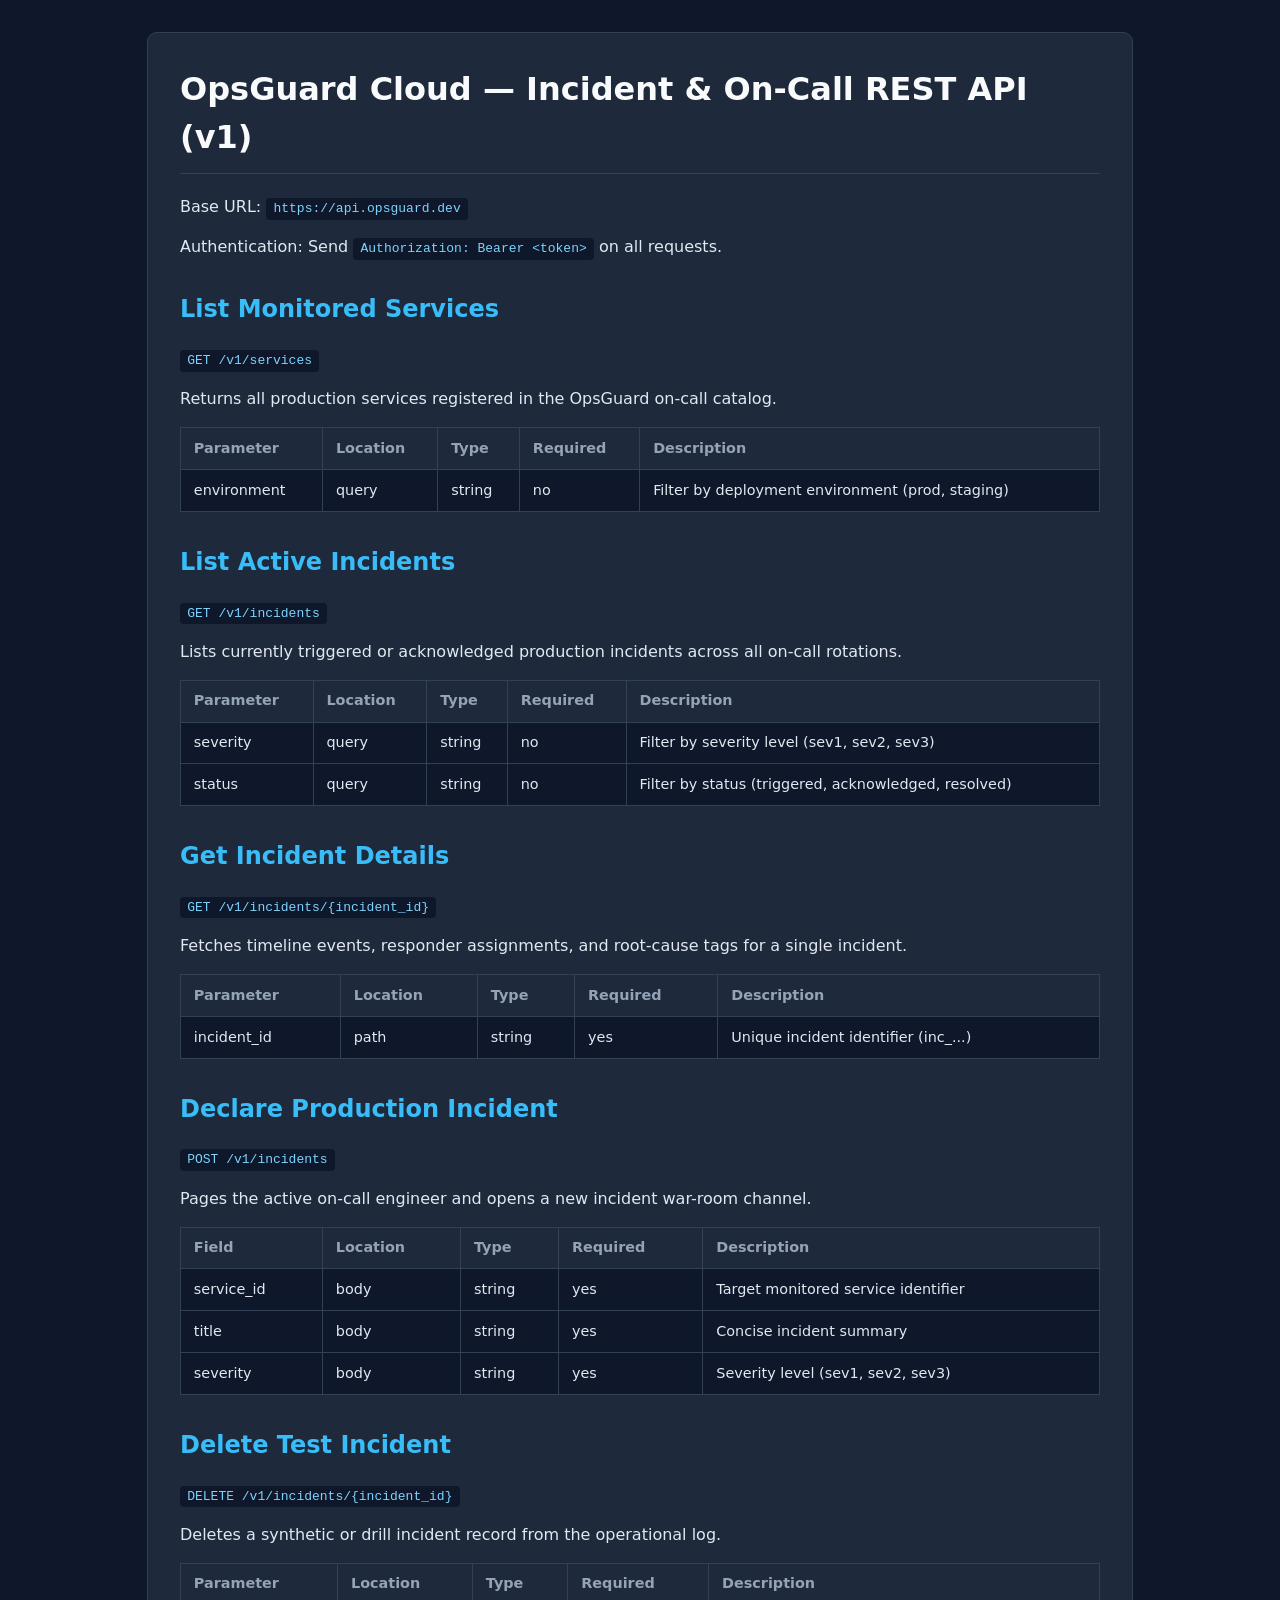
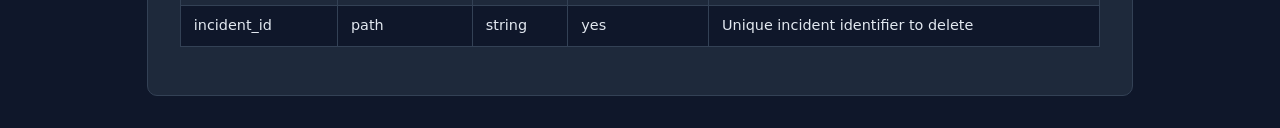
<file: examples/03_incident_response_api.html>
<!DOCTYPE html>
<html lang="en">
<head>
  <meta charset="UTF-8">
  <title>OpsGuard Cloud — Incident &amp; On-Call REST API Reference</title>
  <style>
    body { font-family: system-ui, -apple-system, sans-serif; background: #0f172a; color: #e2e8f0; margin: 0; padding: 2rem; line-height: 1.5; }
    main { max-width: 920px; margin: 0 auto; background: #1e293b; padding: 2rem; border-radius: 10px; border: 1px solid #334155; }
    h1 { color: #f8fafc; margin-top: 0; border-bottom: 1px solid #334155; padding-bottom: 0.75rem; }
    h2 { color: #38bdf8; margin-top: 2rem; }
    code { background: #0f172a; color: #7dd3fc; padding: 0.2rem 0.45rem; border-radius: 4px; font-family: monospace; }
    table { width: 100%; border-collapse: collapse; margin: 1rem 0; background: #0f172a; }
    th, td { text-align: left; padding: 0.6rem 0.8rem; border: 1px solid #334155; font-size: 0.9rem; }
    th { background: #1e293b; color: #94a3b8; }
  </style>
</head>
<body>
  <main>
    <h1>OpsGuard Cloud — Incident &amp; On-Call REST API (v1)</h1>
    <p>Base URL: <code>https://api.opsguard.dev</code></p>
    <p>Authentication: Send <code>Authorization: Bearer &lt;token&gt;</code> on all requests.</p>

    <h2>List Monitored Services</h2>
    <p><code>GET /v1/services</code></p>
    <p>Returns all production services registered in the OpsGuard on-call catalog.</p>
    <table>
      <thead>
        <tr><th>Parameter</th><th>Location</th><th>Type</th><th>Required</th><th>Description</th></tr>
      </thead>
      <tbody>
        <tr><td>environment</td><td>query</td><td>string</td><td>no</td><td>Filter by deployment environment (prod, staging)</td></tr>
      </tbody>
    </table>

    <h2>List Active Incidents</h2>
    <p><code>GET /v1/incidents</code></p>
    <p>Lists currently triggered or acknowledged production incidents across all on-call rotations.</p>
    <table>
      <thead>
        <tr><th>Parameter</th><th>Location</th><th>Type</th><th>Required</th><th>Description</th></tr>
      </thead>
      <tbody>
        <tr><td>severity</td><td>query</td><td>string</td><td>no</td><td>Filter by severity level (sev1, sev2, sev3)</td></tr>
        <tr><td>status</td><td>query</td><td>string</td><td>no</td><td>Filter by status (triggered, acknowledged, resolved)</td></tr>
      </tbody>
    </table>

    <h2>Get Incident Details</h2>
    <p><code>GET /v1/incidents/{incident_id}</code></p>
    <p>Fetches timeline events, responder assignments, and root-cause tags for a single incident.</p>
    <table>
      <thead>
        <tr><th>Parameter</th><th>Location</th><th>Type</th><th>Required</th><th>Description</th></tr>
      </thead>
      <tbody>
        <tr><td>incident_id</td><td>path</td><td>string</td><td>yes</td><td>Unique incident identifier (inc_...)</td></tr>
      </tbody>
    </table>

    <h2>Declare Production Incident</h2>
    <p><code>POST /v1/incidents</code></p>
    <p>Pages the active on-call engineer and opens a new incident war-room channel.</p>
    <table>
      <thead>
        <tr><th>Field</th><th>Location</th><th>Type</th><th>Required</th><th>Description</th></tr>
      </thead>
      <tbody>
        <tr><td>service_id</td><td>body</td><td>string</td><td>yes</td><td>Target monitored service identifier</td></tr>
        <tr><td>title</td><td>body</td><td>string</td><td>yes</td><td>Concise incident summary</td></tr>
        <tr><td>severity</td><td>body</td><td>string</td><td>yes</td><td>Severity level (sev1, sev2, sev3)</td></tr>
      </tbody>
    </table>

    <h2>Delete Test Incident</h2>
    <p><code>DELETE /v1/incidents/{incident_id}</code></p>
    <p>Deletes a synthetic or drill incident record from the operational log.</p>
    <table>
      <thead>
        <tr><th>Parameter</th><th>Location</th><th>Type</th><th>Required</th><th>Description</th></tr>
      </thead>
      <tbody>
        <tr><td>incident_id</td><td>path</td><td>string</td><td>yes</td><td>Unique incident identifier to delete</td></tr>
      </tbody>
    </table>
  </main>
</body>
</html>
</file>
